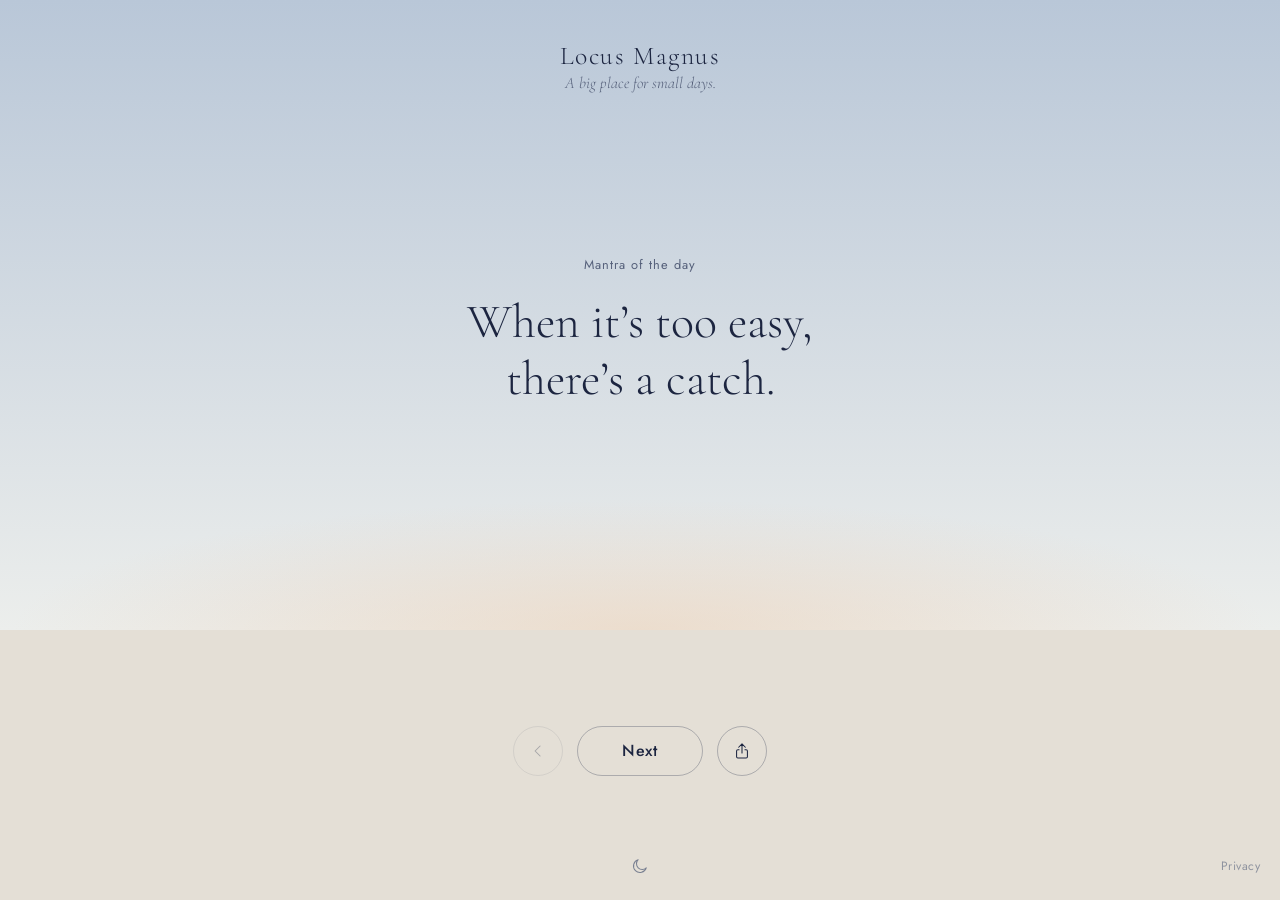
<file: index.html>
<!doctype html>
<html lang="en">
<head>
  <meta charset="utf-8">
  <meta name="viewport" content="width=device-width, initial-scale=1, viewport-fit=cover">
  <title>Locus Magnus</title>
  <meta name="description" content="A big place for small days.">

  <!-- PWA -->
  <link rel="manifest" href="manifest.webmanifest">
  <meta name="theme-color" content="#0f1529" id="theme-color">
  <script>
    /* Applique le thème avant l'affichage, pour éviter un flash. */
    (function () {
      var saved = null;
      try { saved = localStorage.getItem("theme"); } catch (e) {}
      var theme = saved || (matchMedia("(prefers-color-scheme: dark)").matches ? "dark" : "light");
      document.documentElement.setAttribute("data-theme", theme);
      document.getElementById("theme-color").setAttribute("content", theme === "dark" ? "#0f1529" : "#b9c7d8");
    })();
  </script>
  <link rel="icon" href="icons/icon-192.png" type="image/png">
  <link rel="apple-touch-icon" href="icons/apple-touch-icon.png">
  <meta name="apple-mobile-web-app-title" content="Locus Magnus">
  <meta name="apple-mobile-web-app-status-bar-style" content="black-translucent">

  <link rel="preload" href="fonts/cormorant-garamond-latin-300-normal.woff2" as="font" type="font/woff2" crossorigin>
  <link rel="stylesheet" href="style.css">
</head>
<body>
  <main class="sky">
    <header class="masthead">
      <h1 class="title">Locus Magnus</h1>
      <p class="subtitle">A big place for small days.</p>
    </header>

    <section class="entry" aria-live="polite">
      <p class="entry-kind" id="kind"></p>
      <blockquote class="entry-text" id="text">
        <p>…</p>
      </blockquote>
      <p class="entry-author" id="author"></p>
    </section>

    <div class="horizon" aria-hidden="true"></div>

    <footer class="ground">
      <div class="controls">
        <button class="icon-btn" id="prev" type="button" aria-label="Previous" disabled>
          <svg viewBox="0 0 24 24" width="20" height="20" fill="none" stroke="currentColor" stroke-width="1.25" stroke-linecap="round" stroke-linejoin="round" aria-hidden="true">
            <path d="M14.5 6 8.5 12l6 6"/>
          </svg>
        </button>
        <button class="next" id="next" type="button" disabled>Next</button>
        <button class="icon-btn" id="share" type="button" aria-label="Share" disabled>
          <svg viewBox="0 0 24 24" width="20" height="20" fill="none" stroke="currentColor" stroke-width="1.25" stroke-linecap="round" stroke-linejoin="round" aria-hidden="true">
            <path d="M12 3.5v11M8 7.5l4-4 4 4"/>
            <path d="M8.5 10.5H7a1.5 1.5 0 0 0-1.5 1.5v7A1.5 1.5 0 0 0 7 20.5h10a1.5 1.5 0 0 0 1.5-1.5v-7a1.5 1.5 0 0 0-1.5-1.5h-1.5"/>
          </svg>
        </button>
      </div>
      <p class="status" id="status"></p>
      <button class="theme-toggle" id="theme-toggle" type="button" aria-label="Switch to dark mode">
        <svg class="icon-moon" viewBox="0 0 24 24" width="20" height="20" fill="none" stroke="currentColor" stroke-width="1.25" stroke-linecap="round" stroke-linejoin="round" aria-hidden="true">
          <path d="M19.5 14.2A7.8 7.8 0 1 1 9.8 4.5a6.2 6.2 0 0 0 9.7 9.7z"/>
        </svg>
        <svg class="icon-sun" viewBox="0 0 24 24" width="20" height="20" fill="none" stroke="currentColor" stroke-width="1.25" stroke-linecap="round" aria-hidden="true">
          <circle cx="12" cy="12" r="4"/>
          <path d="M12 3v2M12 19v2M3 12h2M19 12h2M5.64 5.64l1.41 1.41M16.95 16.95l1.41 1.41M5.64 18.36l1.41-1.41M16.95 7.05l1.41-1.41"/>
        </svg>
      </button>
      <a class="privacy-link" href="privacy.html">Privacy</a>
    </footer>
  </main>

  <script src="app.js" defer></script>
</body>
</html>
</file>
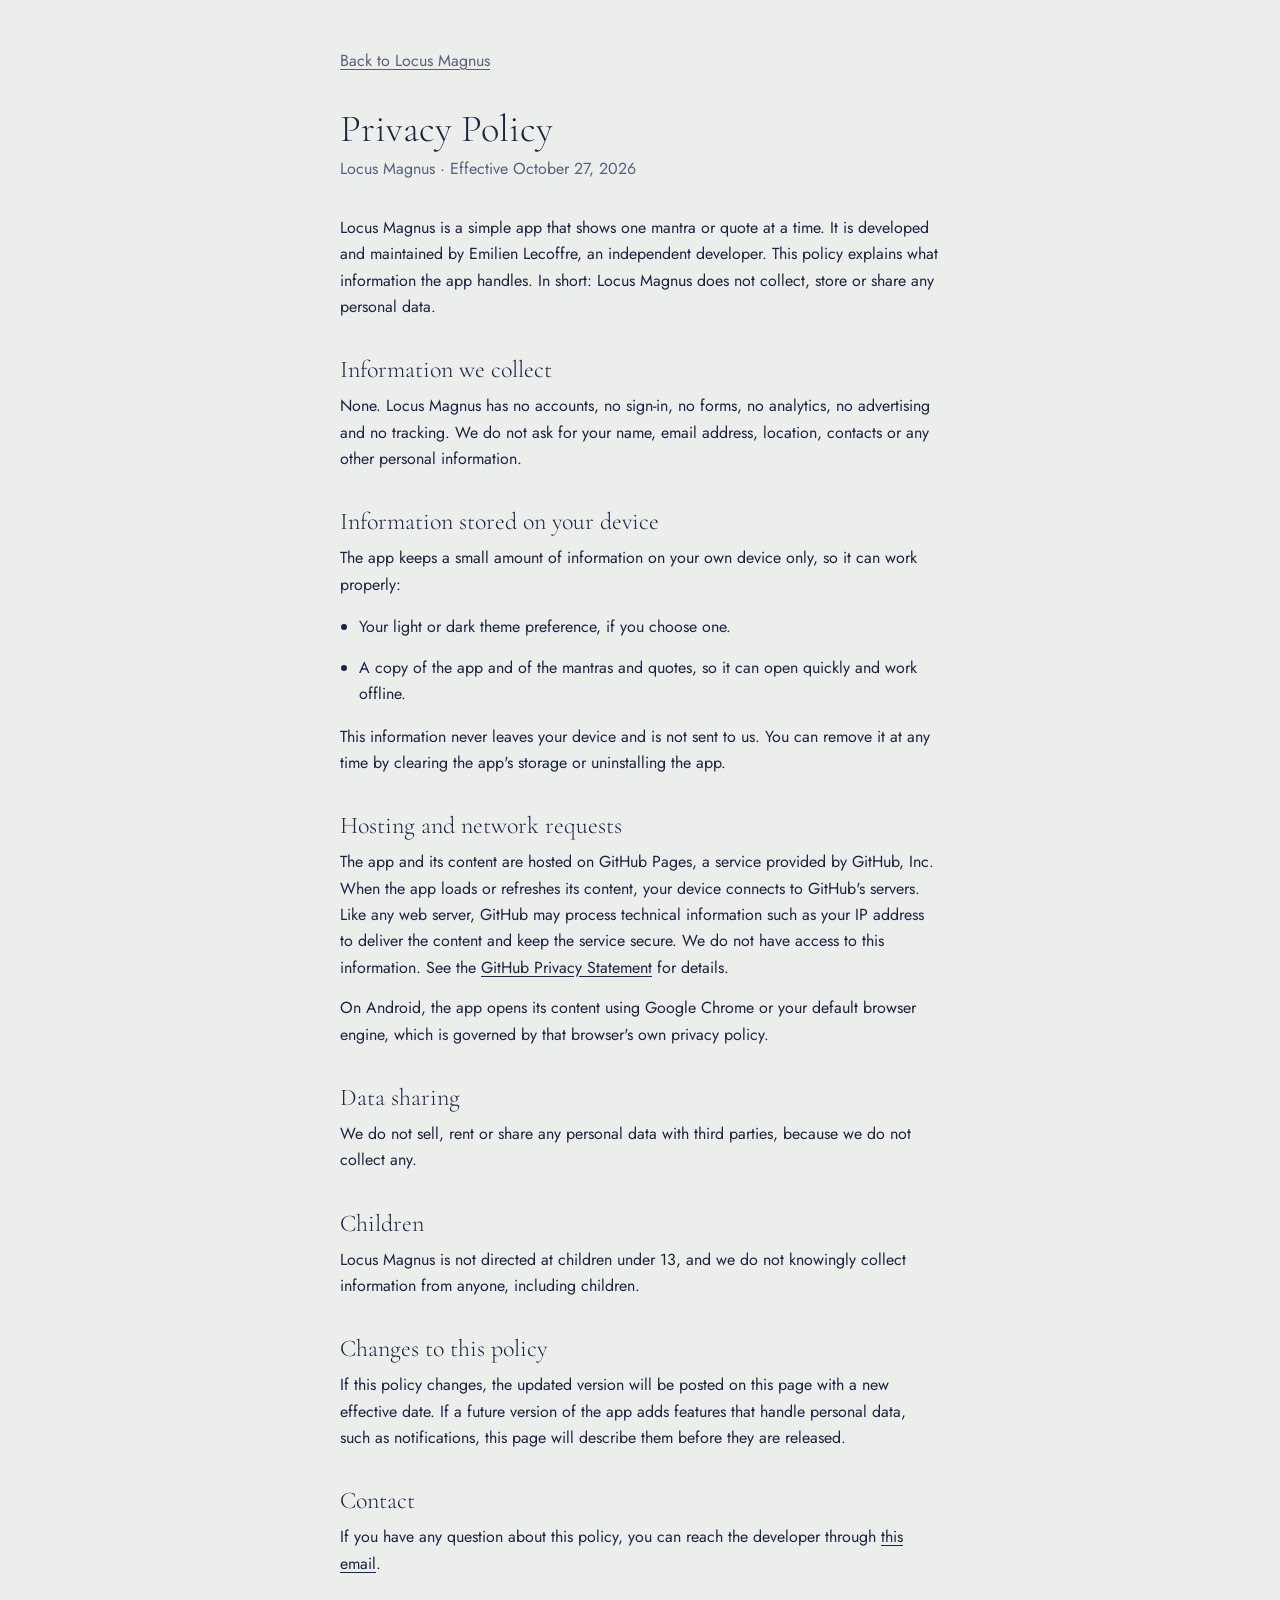
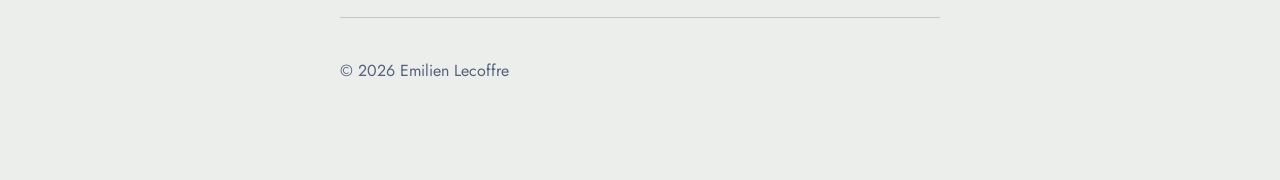
<file: privacy.html>
<!doctype html>
<html lang="en">
<head>
  <meta charset="utf-8">
  <meta name="viewport" content="width=device-width, initial-scale=1">
  <title>Privacy Policy · Locus Magnus</title>
  <meta name="description" content="Privacy policy for the Locus Magnus app.">
  <meta name="theme-color" content="#0f1529">
  <link rel="icon" href="icons/icon-192.png" type="image/png">
  <style>
    @font-face {
      font-family: "Cormorant Garamond";
      src: url("fonts/cormorant-garamond-latin-300-normal.woff2") format("woff2");
      font-weight: 300; font-style: normal; font-display: swap;
    }
    @font-face {
      font-family: "Jost";
      src: url("fonts/jost-latin-400-normal.woff2") format("woff2");
      font-weight: 400; font-style: normal; font-display: swap;
    }
    :root {
      --bg: #eceeec;
      --ink: #1c2540;
      --ink-soft: #56617b;
      --line: rgba(28, 37, 64, 0.2);
      color-scheme: light dark;
    }
    @media (prefers-color-scheme: dark) {
      :root {
        --bg: #0f1529;
        --ink: #f1ece3;
        --ink-soft: #9ea7bd;
        --line: rgba(241, 236, 227, 0.22);
      }
    }
    * { box-sizing: border-box; }
    body {
      margin: 0;
      background: var(--bg);
      color: var(--ink);
      font: 400 1rem/1.65 "Jost", "Avenir Next", "Segoe UI", system-ui, sans-serif;
      -webkit-font-smoothing: antialiased;
    }
    main {
      max-width: 40rem;
      margin: 0 auto;
      padding: 3rem 1.25rem 4rem;
    }
    h1, h2 {
      font-family: "Cormorant Garamond", Georgia, serif;
      font-weight: 300;
      line-height: 1.2;
    }
    h1 { font-size: 2.4rem; margin: 0 0 0.25rem; }
    h2 { font-size: 1.5rem; margin: 2.25rem 0 0.5rem; }
    .meta { color: var(--ink-soft); margin: 0 0 2rem; }
    p, li { margin: 0 0 0.9rem; }
    ul { padding-left: 1.2rem; }
    a { color: inherit; text-underline-offset: 3px; }
    hr { border: 0; border-top: 1px solid var(--line); margin: 2.5rem 0; }
    .back { display: inline-block; margin-bottom: 2rem; color: var(--ink-soft); }
  </style>
</head>
<body>
  <main>
    <a class="back" href="./">Back to Locus Magnus</a>

    <h1>Privacy Policy</h1>
    <p class="meta">Locus Magnus · Effective October 27, 2026</p>

    <p>Locus Magnus is a simple app that shows one mantra or quote at a time. It is developed and maintained by Emilien Lecoffre, an independent developer. This policy explains what information the app handles. In short: Locus Magnus does not collect, store or share any personal data.</p>

    <h2>Information we collect</h2>
    <p>None. Locus Magnus has no accounts, no sign-in, no forms, no analytics, no advertising and no tracking. We do not ask for your name, email address, location, contacts or any other personal information.</p>

    <h2>Information stored on your device</h2>
    <p>The app keeps a small amount of information on your own device only, so it can work properly:</p>
    <ul>
      <li>Your light or dark theme preference, if you choose one.</li>
      <li>A copy of the app and of the mantras and quotes, so it can open quickly and work offline.</li>
    </ul>
    <p>This information never leaves your device and is not sent to us. You can remove it at any time by clearing the app's storage or uninstalling the app.</p>

    <h2>Hosting and network requests</h2>
    <p>The app and its content are hosted on GitHub Pages, a service provided by GitHub, Inc. When the app loads or refreshes its content, your device connects to GitHub's servers. Like any web server, GitHub may process technical information such as your IP address to deliver the content and keep the service secure. We do not have access to this information. See the <a href="https://docs.github.com/en/site-policy/privacy-policies/github-general-privacy-statement">GitHub Privacy Statement</a> for details.</p>
    <p>On Android, the app opens its content using Google Chrome or your default browser engine, which is governed by that browser's own privacy policy.</p>

    <h2>Data sharing</h2>
    <p>We do not sell, rent or share any personal data with third parties, because we do not collect any.</p>

    <h2>Children</h2>
    <p>Locus Magnus is not directed at children under 13, and we do not knowingly collect information from anyone, including children.</p>

    <h2>Changes to this policy</h2>
    <p>If this policy changes, the updated version will be posted on this page with a new effective date. If a future version of the app adds features that handle personal data, such as notifications, this page will describe them before they are released.</p>

    <h2>Contact</h2>
    <p>If you have any question about this policy, you can reach the developer through <a href="mailto:mephistos.ecudechene@gmail.com">this email</a>.</p>

    <hr>
    <p class="meta">© 2026 Emilien Lecoffre</p>
  </main>
</body>
</html>
</file>
<file: style.css>
/* ------------------------------------------------------------
   Locus Magnus — styles
   Un ciel vaste, une ligne d'horizon, un texte à la fois.
   ------------------------------------------------------------ */

@font-face {
  font-family: "Cormorant Garamond";
  src: url("fonts/cormorant-garamond-latin-300-normal.woff2") format("woff2");
  font-weight: 300; font-style: normal; font-display: swap;
}
@font-face {
  font-family: "Cormorant Garamond";
  src: url("fonts/cormorant-garamond-latin-300-italic.woff2") format("woff2");
  font-weight: 300; font-style: italic; font-display: swap;
}
@font-face {
  font-family: "Cormorant Garamond";
  src: url("fonts/cormorant-garamond-latin-400-italic.woff2") format("woff2");
  font-weight: 400; font-style: italic; font-display: swap;
}
@font-face {
  font-family: "Jost";
  src: url("fonts/jost-latin-400-normal.woff2") format("woff2");
  font-weight: 400; font-style: normal; font-display: swap;
}
@font-face {
  font-family: "Jost";
  src: url("fonts/jost-latin-500-normal.woff2") format("woff2");
  font-weight: 500; font-style: normal; font-display: swap;
}

/* Aube (thème clair) */
:root {
  --sky-top:    #b9c7d8;
  --sky-low:    #eceeec;
  --glow:       #eccfb4;
  --ground:     #e4dfd6;
  --ink:        #1c2540;
  --ink-soft:   #56617b;
  --line:       rgba(28, 37, 64, 0.28);

  --serif: "Cormorant Garamond", "Iowan Old Style", "Palatino Linotype", Georgia, serif;
  --sans:  "Jost", "Avenir Next", "Segoe UI", system-ui, sans-serif;

  --ground-height: 30svh;
  color-scheme: light dark;
}

/* Crépuscule (thème sombre) : suit le téléphone par défaut,
   ou le choix fait avec le bouton lune / soleil. */
@media (prefers-color-scheme: dark) {
  :root:not([data-theme="light"]) {
    --sky-top:  #0f1529;
    --sky-low:  #2a3558;
    --glow:     #b8917a;
    --ground:   #0c1122;
    --ink:      #f1ece3;
    --ink-soft: #9ea7bd;
    --line:     rgba(241, 236, 227, 0.32);
  }
}
:root[data-theme="dark"] {
  --sky-top:  #0f1529;
  --sky-low:  #2a3558;
  --glow:     #b8917a;
  --ground:   #0c1122;
  --ink:      #f1ece3;
  --ink-soft: #9ea7bd;
  --line:     rgba(241, 236, 227, 0.32);
  color-scheme: dark;
}
:root[data-theme="light"] { color-scheme: light; }

* { box-sizing: border-box; margin: 0; }

html, body { height: 100%; }

body {
  background: var(--ground);
  color: var(--ink);
  font-family: var(--sans);
  -webkit-font-smoothing: antialiased;
  text-rendering: optimizeLegibility;
}

/* ---------- Mise en page : ciel / horizon / sol ---------- */

.sky {
  min-height: 100svh;
  display: grid;
  grid-template-rows: auto 1fr 0 var(--ground-height);
  background: linear-gradient(to bottom, var(--sky-top) 0%, var(--sky-low) 100%);
  background-size: 100% calc(100% - var(--ground-height));
  background-repeat: no-repeat;
  padding-top: env(safe-area-inset-top);
  overflow: hidden;
}

.masthead {
  padding: 1.75rem 1.5rem 0;
  text-align: center;
}

/* ---------- Bouton lune / soleil (posé sur le sol, sous « Next ») ---------- */

.theme-toggle {
  position: absolute;
  left: 50%;
  bottom: calc(0.75rem + env(safe-area-inset-bottom));
  transform: translateX(-50%);
  width: 44px;
  height: 44px;
  display: grid;
  place-items: center;
  padding: 0;
  border: 0;
  border-radius: 50%;
  background: transparent;
  color: var(--ink-soft);
  opacity: 0.75;
  cursor: pointer;
  transition: opacity 200ms ease, color 200ms ease;
  -webkit-tap-highlight-color: transparent;
}
.theme-toggle:hover { opacity: 1; color: var(--ink); }
.theme-toggle:active { opacity: 1; }
.theme-toggle:focus-visible { outline: 2px solid var(--ink); outline-offset: 2px; }

/* Lune en mode clair (pour passer au sombre), soleil en mode sombre. */
.theme-toggle .icon-sun { display: none; }
:root[data-theme="dark"] .theme-toggle .icon-sun { display: block; }
:root[data-theme="dark"] .theme-toggle .icon-moon { display: none; }

.title {
  font-family: var(--serif);
  font-weight: 300;
  font-size: 1.35rem;
  letter-spacing: 0.06em;
}

.subtitle {
  margin-top: 0.15rem;
  font-family: var(--serif);
  font-style: italic;
  font-weight: 300;
  font-size: 1rem;
  color: var(--ink-soft);
}

/* ---------- Le texte ---------- */

.entry {
  align-self: center;
  justify-self: center;
  width: min(34rem, 100%);
  padding: 2rem 1.5rem 3rem;
  text-align: center;
  transition: opacity 320ms ease, transform 320ms ease;
}

.entry.is-changing {
  opacity: 0;
  transform: translateY(6px);
}

.entry-kind {
  font-size: 0.8rem;
  letter-spacing: 0.08em;
  color: var(--ink-soft);
  margin-bottom: 1.25rem;
  min-height: 1em;
}

.entry-text p {
  font-family: var(--serif);
  font-weight: 300;
  font-size: clamp(1.85rem, 6.4vw, 3rem);
  line-height: 1.18;
  text-wrap: balance;
  hyphens: manual;
}

.entry-text.is-long p {
  font-size: clamp(1.45rem, 4.8vw, 2.3rem);
  line-height: 1.22;
}

.entry-author {
  margin-top: 1.4rem;
  font-family: var(--serif);
  font-style: italic;
  font-size: 1.15rem;
  color: var(--ink-soft);
  min-height: 1.2em;
}

/* ---------- L'horizon : l'élément mémorable ---------- */

.horizon {
  position: relative;
  height: 0;
  border-top: 1px solid var(--line);
}

.horizon::before {
  content: "";
  position: absolute;
  left: 50%;
  bottom: 0;
  width: 140vw;
  height: 38svh;
  transform: translateX(-50%);
  background: radial-gradient(ellipse 50% 55% at 50% 100%, var(--glow) 0%, transparent 70%);
  opacity: 0.55;
  pointer-events: none;
}

/* ---------- Le sol ---------- */

.ground {
  position: relative;
  background: var(--ground);
  display: flex;
  flex-direction: column;
  align-items: center;
  justify-content: center;
  gap: 1rem;
  padding: 1.5rem 1.5rem calc(1.5rem + env(safe-area-inset-bottom));
}

/* ---------- Commandes : précédent, suivant, partager ---------- */

.controls {
  display: flex;
  align-items: center;
  gap: 0.9rem;
}

.icon-btn {
  width: 50px;
  height: 50px;
  display: grid;
  place-items: center;
  padding: 0;
  color: var(--ink);
  background: transparent;
  border: 1px solid var(--line);
  border-radius: 50%;
  cursor: pointer;
  transition: border-color 200ms ease, background-color 200ms ease, opacity 200ms ease;
  -webkit-tap-highlight-color: transparent;
}
.icon-btn:hover:not(:disabled) { border-color: var(--ink); }
.icon-btn:active:not(:disabled) { background: color-mix(in srgb, var(--ink) 8%, transparent); }
.icon-btn:disabled { opacity: 0.3; cursor: default; }
.icon-btn:focus-visible { outline: 2px solid var(--ink); outline-offset: 4px; }

/* Appui long sur le texte pour le copier : pas de menu natif. */
.entry-text {
  -webkit-touch-callout: none;
  -webkit-user-select: none;
  user-select: none;
}

.next {
  font: 500 1rem/1 var(--sans);
  letter-spacing: 0.04em;
  color: var(--ink);
  background: transparent;
  border: 1px solid var(--line);
  border-radius: 999px;
  padding: 1rem 2.75rem;
  cursor: pointer;
  transition: border-color 200ms ease, background-color 200ms ease;
  -webkit-tap-highlight-color: transparent;
}

.next:hover:not(:disabled) { border-color: var(--ink); }
.next:active:not(:disabled) { background: color-mix(in srgb, var(--ink) 8%, transparent); }
.next:disabled { opacity: 0.4; cursor: default; }
.next:focus-visible { outline: 2px solid var(--ink); outline-offset: 4px; }

.status {
  font-size: 0.8rem;
  color: var(--ink-soft);
  min-height: 1em;
  text-align: center;
}

/* ---------- Lien discret vers la politique de confidentialité ---------- */

.privacy-link {
  position: absolute;
  right: 1.25rem;
  bottom: calc(0.75rem + env(safe-area-inset-bottom));
  height: 44px;
  display: flex;
  align-items: center;
  font-size: 0.75rem;
  letter-spacing: 0.04em;
  color: var(--ink-soft);
  opacity: 0.6;
  text-decoration: none;
  transition: opacity 200ms ease;
}
.privacy-link:hover, .privacy-link:focus-visible { opacity: 1; }
.privacy-link:focus-visible { outline: 2px solid var(--ink); outline-offset: 2px; border-radius: 4px; }

@media (prefers-reduced-motion: reduce) {
  .entry, .next, .icon-btn { transition: none; }
}

/* Grands écrans : un peu plus d'air */
@media (min-width: 48rem) {
  .masthead { padding-top: 2.5rem; }
  .title { font-size: 1.6rem; }
}
</file>
